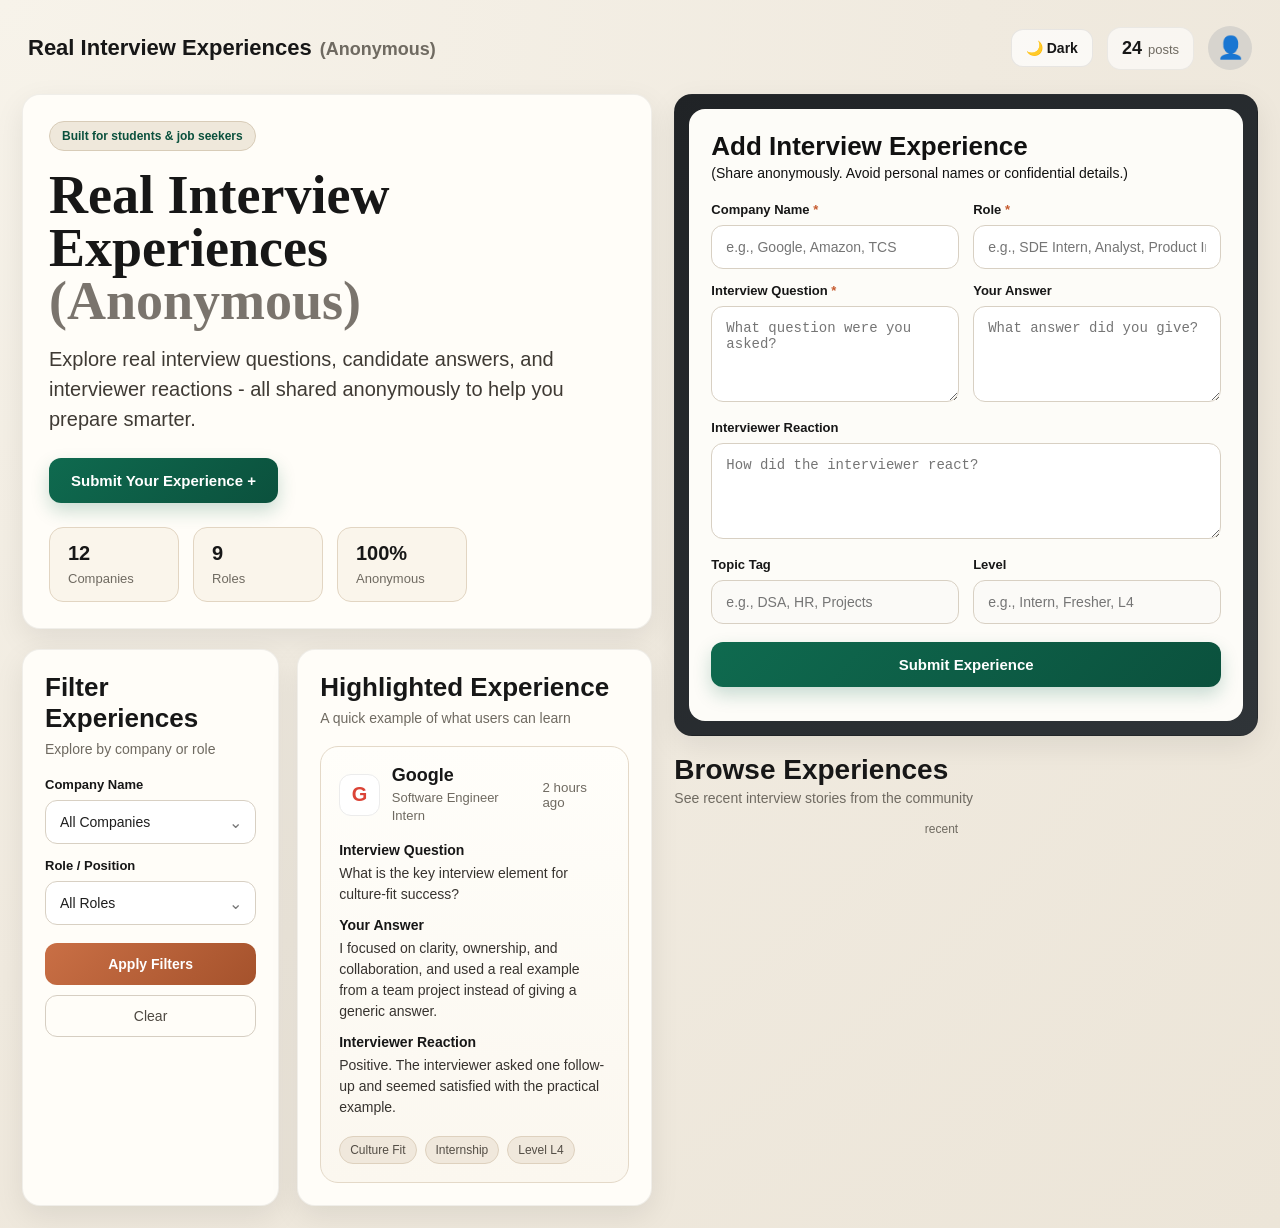
<file: frontend/index.html>
<!DOCTYPE html>
<html lang="en">
<head>
  <meta charset="UTF-8" />
  <meta name="viewport" content="width=device-width, initial-scale=1.0" />
  <title>Real Interview Experiences</title>
  <link rel="stylesheet" href="style.css" />
</head>
<body>
  <div class="page-shell">
    <header class="topbar">
      <div class="brand">
        <span class="brand-main">Real Interview Experiences</span>
        <span class="brand-sub">(Anonymous)</span>
      </div>

      <div class="topbar-right">
  <button class="mode-toggle" id="modeToggle" type="button">🌙 Dark</button>

  <div class="top-stat">
    <span class="stat-number" id="totalPosts">24</span>
    <span class="stat-label">posts</span>
  </div>

  <div class="profile-icon">👤</div>
</div>
    </header>

    <main class="layout">
      <section class="left-panel">
        <div class="hero card soft-card">
          <div class="hero-badge">Built for students & job seekers</div>
<h1>
  Real Interview Experiences
  <span>(Anonymous)</span>
</h1>
<p class="hero-text">Explore real interview questions, candidate answers, and interviewer reactions - all shared anonymously to help you prepare smarter.</p>

<div class="hero-actions">
  <button class="primary-btn" id="scrollToFormBtn">Submit Your Experience +</button>
</div>

<div class="hero-stats">

            <div class="mini-stat">
              <strong>12</strong>
              <span>Companies</span>
            </div>
            <div class="mini-stat">
              <strong>9</strong>
              <span>Roles</span>
            </div>
            <div class="mini-stat">
              <strong>100%</strong>
              <span>Anonymous</span>
            </div>
          </div>
        </div>

        <div class="left-grid">
          <aside class="filters card">
            <div class="section-head">
              <h2>Filter Experiences</h2>
              <p>Explore by company or role</p>
            </div>

            <div class="form-group">
  <label for="companyFilter">Company Name</label>
  <div class="select-wrap">
    <select id="companyFilter">
      <option value="all">All Companies</option>
    </select>
  </div>
</div>

<div class="form-group">
  <label for="roleFilter">Role / Position</label>
  <div class="select-wrap">
    <select id="roleFilter">
      <option value="all">All Roles</option>
    </select>
  </div>
</div>

            <button class="filter-btn" id="applyFiltersBtn">Apply Filters</button>
            <button class="clear-btn" id="clearFiltersBtn">Clear</button>
          </aside>

          <div class="featured card">
            <div class="section-head">
              <h2>Highlighted Experience</h2>
              <p>A quick example of what users can learn</p>
            </div>

            <div class="featured-card">
              <div class="featured-top">
                <div class="company-box google">G</div>
                <div>
                  <h3>Google</h3>
                  <span>Software Engineer Intern</span>
                </div>
                <small>2 hours ago</small>
              </div>

              <div class="featured-body">
                <div class="content-block">
                  <h4>Interview Question</h4>
                  <p>
                    What is the key interview element for culture-fit success?
                  </p>
                </div>

                <div class="content-block">
                  <h4>Your Answer</h4>
                  <p>
                    I focused on clarity, ownership, and collaboration, and used
                    a real example from a team project instead of giving a generic answer.
                  </p>
                </div>

                <div class="content-block">
                  <h4>Interviewer Reaction</h4>
                  <p>
                    Positive. The interviewer asked one follow-up and seemed satisfied
                    with the practical example.
                  </p>
                </div>
              </div>

              <div class="featured-footer">
                <span class="tag">Culture Fit</span>
                <span class="tag">Internship</span>
                <span class="tag">Level L4</span>
              </div>
            </div>
          </div>
        </div>
      </section>

      <section class="right-panel">
        <div class="submit-card card dark-surface" id="submissionSection">
          <div class="submit-inner">
            <div class="section-head light">
              <h2>Add Interview Experience</h2>
              <p class="form-note">(Share anonymously. Avoid personal names or confidential details.)</p>
            </div>

            <form id="experienceForm">
              <div class="form-row">
                <div class="form-group">
                  <label for="companyName">Company Name <span class="required-star">*</span></label>
                  <input type="text" id="companyName" placeholder="e.g., Google, Amazon, TCS" required />
                </div>

                <div class="form-group">
                  <label for="roleName">Role <span class="required-star">*</span></label>
                  <input type="text" id="roleName" placeholder="e.g., SDE Intern, Analyst, Product Intern" required />
                </div>
              </div>

              <div class="form-row">
                <div class="form-group">
                  <label for="questionText">Interview Question <span class="required-star">*</span></label>
                  <textarea id="questionText" placeholder="What question were you asked?" required></textarea>
                </div>

                <div class="form-group">
                  <label for="answerText">Your Answer</label>
                  <textarea id="answerText" placeholder="What answer did you give?"></textarea>
                </div>
              </div>

              <div class="form-row single">
                <div class="form-group">
                  <label for="reactionText">Interviewer Reaction</label>
                  <textarea id="reactionText" placeholder="How did the interviewer react?"></textarea>
                </div>
              </div>

              <div class="form-row meta-row">
                <div class="form-group">
                  <label for="topicTag">Topic Tag</label>
                  <input type="text" id="topicTag" placeholder="e.g., DSA, HR, Projects" />
                </div>

                <div class="form-group">
                  <label for="levelTag">Level</label>
                  <input type="text" id="levelTag" placeholder="e.g., Intern, Fresher, L4" />
                </div>
              </div>

              <button type="submit" class="primary-btn submit-btn">Submit Experience</button>
              <p class="form-message" id="formMessage"></p>
            </form>
          </div>
        </div>

        <div class="feed-wrapper">
          <div class="feed-head">
            <div>
              <h2>Browse Experiences</h2>
              <p>See recent interview stories from the community</p>
            </div>
          </div>

          <div class="feed-grid" id="feedGrid">

  
      <div class="card-time">recent</div>
    </div>
  </div>
</div>

          <div class="empty-state hidden" id="emptyState">
            <h3>No experiences matched your filters</h3>
            <p>Try another company or role, or be the first to share one.</p>
          </div>
        </div>
      </section>
    </main>
  </div>

  <script src="script.js"></script>
</body>
</html>
</file>
<file: frontend/style.css>
* {
  margin: 0;
  padding: 0;
  box-sizing: border-box;
}

:root {
  --bg: #f5f0e5;
  --card: #fffdf8;
  --text: #171717;
  --muted: #6f6a61;
  --line: #ddd3c4;
  --green: #0f6a4f;
  --green-dark: #0b513d;
  --accent: #c96f45;
  --accent-dark: #a5522c;
  --dark: #222629;
  --dark-2: #2d3236;
  --shadow: 0 10px 30px rgba(0, 0, 0, 0.08);
  --radius: 18px;
}

body {
  font-family: Arial, Helvetica, sans-serif;
  background: radial-gradient(circle at top left, #f7f3ea 0%, #f0eadf 55%, #ece5d8 100%);
  color: var(--text);
  min-height: 100vh;
}

.page-shell {
  max-width: 1400px;
  margin: 0 auto;
  padding: 22px;
}

.topbar {
  display: flex;
  align-items: center;
  justify-content: space-between;
  margin-bottom: 20px;
  padding: 4px 6px;
}

.brand {
  display: flex;
  align-items: baseline;
  gap: 8px;
  flex-wrap: wrap;
}

.brand-main {
  font-size: 22px;
  font-weight: 700;
}

.brand-sub {
  font-size: 18px;
  color: var(--muted);
  font-weight: 600;
}

.topbar-right {
  display: flex;
  align-items: center;
  gap: 14px;
}

.top-stat {
  background: rgba(255, 255, 255, 0.6);
  border: 1px solid rgba(0, 0, 0, 0.06);
  padding: 10px 14px;
  border-radius: 14px;
  display: flex;
  gap: 6px;
  align-items: baseline;
}

.stat-number {
  font-size: 18px;
  font-weight: 700;
}

.stat-label {
  font-size: 13px;
  color: var(--muted);
}

.required-star {
  color: #c65a2e;
  font-weight: 700;
}

.profile-icon {
  width: 44px;
  height: 44px;
  border-radius: 50%;
  display: grid;
  place-items: center;
  background: #d7d4ce;
  font-size: 22px;
}

.layout {
  display: grid;
  grid-template-columns: 1.08fr 1fr;
  gap: 22px;
}

.card {
  background: var(--card);
  border: 1px solid rgba(0, 0, 0, 0.06);
  border-radius: var(--radius);
  box-shadow: var(--shadow);
}

.soft-card {
  padding: 26px;
}

.hero {
  margin-bottom: 20px;
}

.hero-badge {
  display: inline-block;
  background: #efe8db;
  color: var(--green-dark);
  border: 1px solid #d8ccb8;
  border-radius: 999px;
  padding: 7px 12px;
  font-size: 12px;
  font-weight: 700;
  margin-bottom: 18px;
}

.hero h1 {
  font-size: 54px;
  line-height: 0.98;
  font-family: Georgia, "Times New Roman", serif;
  margin-bottom: 16px;
  max-width: 700px;
}

.hero h1 span {
  color: #7a746d;
  display: block;
}

.hero p {
  color: #3f3a34;
  font-size: 20px;
  line-height: 1.5;
  max-width: 760px;
}

.hero-actions {
  margin-top: 24px;
  margin-bottom: 24px;
}

.primary-btn,
.filter-btn {
  border: none;
  cursor: pointer;
  transition: 0.2s ease;
}

.primary-btn {
  background: linear-gradient(135deg, var(--green), var(--green-dark));
  color: white;
  padding: 14px 22px;
  border-radius: 12px;
  font-size: 15px;
  font-weight: 700;
  box-shadow: 0 8px 18px rgba(15, 106, 79, 0.22);
}

.primary-btn:hover {
  transform: translateY(-1px);
}

.hero-stats {
  display: flex;
  gap: 14px;
  flex-wrap: wrap;
}

.mini-stat {
  background: #faf5eb;
  border: 1px solid #e2d5c2;
  padding: 14px 18px;
  border-radius: 14px;
  min-width: 130px;
}

.mini-stat strong {
  display: block;
  font-size: 20px;
  margin-bottom: 4px;
}

.mini-stat span {
  color: var(--muted);
  font-size: 13px;
}

.left-grid {
  display: grid;
  grid-template-columns: 0.42fr 0.58fr;
  gap: 18px;
}

.filters,
.featured {
  padding: 22px;
}

.section-head {
  margin-bottom: 18px;
}

.section-head h2 {
  font-size: 26px;
  margin-bottom: 6px;
}

.section-head p {
  color: var(--muted);
  font-size: 14px;
  line-height: 1.4;
}

.form-group {
  margin-bottom: 14px;
}

.form-group label {
  display: block;
  font-size: 13px;
  font-weight: 700;
  margin-bottom: 8px;
}

input,
textarea {
  width: 100%;
  border: 1px solid #d8d0c3;
  border-radius: 12px;
  padding: 13px 14px;
  font-size: 14px;
  background: #fff;
  color: #1e1e1e;
  outline: none;
  transition: border 0.2s ease, box-shadow 0.2s ease;
}

input:focus,
textarea:focus {
  border-color: #9ba9a3;
  box-shadow: 0 0 0 4px rgba(15, 106, 79, 0.08);
}

textarea {
  min-height: 96px;
  resize: vertical;
}

.input-wrap {
  position: relative;
}

.input-icon {
  position: absolute;
  top: 50%;
  left: 12px;
  transform: translateY(-50%);
  color: #999;
  font-size: 14px;
}

.input-wrap input {
  padding-left: 34px;
}

.filter-btn {
  width: 100%;
  background: linear-gradient(135deg, var(--accent), var(--accent-dark));
  color: white;
  padding: 13px;
  border-radius: 12px;
  font-size: 14px;
  font-weight: 700;
  margin-top: 4px;
  margin-bottom: 10px;
}

.clear-btn {
  width: 100%;
  background: transparent;
  border: 1px solid #d6cec2;
  color: #4e4942;
  padding: 12px;
  border-radius: 12px;
  font-size: 14px;
  cursor: pointer;
}

.featured-card {
  border: 1px solid #e4d9c8;
  border-radius: 18px;
  padding: 18px;
  background: linear-gradient(180deg, #fffefa 0%, #fbf7ef 100%);
}

.featured-top {
  display: flex;
  align-items: center;
  gap: 12px;
  margin-bottom: 18px;
}

.featured-top small {
  margin-left: auto;
  color: var(--muted);
}

.company-box {
  width: 42px;
  height: 42px;
  border-radius: 12px;
  display: grid;
  place-items: center;
  font-weight: 800;
  font-size: 20px;
}

.company-box.google {
  background: #fff;
  border: 1px solid #ececec;
  color: #db4437;
}

.featured-top h3 {
  font-size: 18px;
  margin-bottom: 2px;
}

.featured-top span {
  color: var(--muted);
  font-size: 13px;
}

.featured-body {
  display: flex;
  flex-direction: column;
  gap: 12px;
}

.content-block h4 {
  font-size: 14px;
  margin-bottom: 5px;
}

.content-block p {
  color: #37332f;
  font-size: 14px;
  line-height: 1.5;
}

.featured-footer {
  display: flex;
  gap: 8px;
  flex-wrap: wrap;
  margin-top: 18px;
}

.tag {
  background: #f0e8dc;
  border: 1px solid #ded1be;
  color: #534d45;
  font-size: 12px;
  padding: 6px 10px;
  border-radius: 999px;
}

.dark-surface {
  background: linear-gradient(135deg, #202326 0%, #2f3438 100%);
  padding: 14px;
}

.submit-inner {
  background: #fdfcf8;
  border-radius: 16px;
  padding: 22px;
}

.light h2,
.light p {
  color: #111;
}

.form-row {
  display: grid;
  grid-template-columns: 1fr 1fr;
  gap: 14px;
}

.form-row.single {
  grid-template-columns: 1fr;
}

.meta-row input {
  background: #fbfaf7;
}

.submit-btn {
  width: 100%;
  margin-top: 4px;
}

.form-message {
  margin-top: 12px;
  font-size: 14px;
  color: var(--green);
  font-weight: 600;
}

.feed-wrapper {
  margin-top: 18px;
}

.feed-head {
  margin-bottom: 16px;
}

.feed-head h2 {
  font-size: 28px;
  margin-bottom: 4px;
}

.feed-head p {
  color: var(--muted);
  font-size: 14px;
}

.feed-grid {
  display: grid;
  grid-template-columns: 1fr 1fr;
  gap: 16px;
}

.experience-card {
  background: #fffdf8;
  border: 1px solid rgba(0, 0, 0, 0.07);
  border-radius: 18px;
  box-shadow: var(--shadow);
  padding: 18px;
  display: flex;
  flex-direction: column;
  gap: 14px;
  min-height: 420px;
  justify-content: space-between;
}

.card-top {
  display: flex;
  gap: 12px;
  align-items: flex-start;
}

.company-logo {
  min-width: 74px;
  height: 36px;
  border-radius: 10px;
  display: grid;
  place-items: center;
  font-weight: 700;
  font-size: 13px;
  flex-shrink: 0;
  padding: 0 12px;
  background: #f5efe4;
  color: #3f3a34;
  border: 1px solid #e3d7c6;
}

.text-logo {
  background: #f5efe4;
  color: #3f3a34;
}
.card-title h3 {
  font-size: 18px;
  margin-bottom: 2px;
}

.card-title span {
  color: var(--muted);
  font-size: 13px;
}

.card-time {
  margin-left: auto;
  color: var(--muted);
  font-size: 12px;
  white-space: nowrap;
}

.card-section h4 {
  font-size: 13px;
  margin-bottom: 4px;
}

.card-section p {
  font-size: 15px;
  line-height: 1.55;
  color: #37322d;
}

.card-meta {
  display: flex;
  gap: 8px;
  flex-wrap: wrap;
  margin-top: auto;
}

.card-footer {
  display: flex;
  justify-content: space-between;
  align-items: center;
  color: var(--muted);
  font-size: 12px;
  border-top: 1px solid #ece3d5;
  padding-top: 12px;
}

.footer-user {
  display: flex;
  align-items: center;
  gap: 8px;
}

.user-dot {
  width: 26px;
  height: 26px;
  border-radius: 50%;
  background: #d4cec5;
  display: grid;
  place-items: center;
  font-size: 12px;
}

.empty-state {
  background: #fffaf0;
  border: 1px dashed #d5c7b3;
  border-radius: 18px;
  padding: 30px;
  text-align: center;
  margin-top: 10px;
}

.empty-state h3 {
  margin-bottom: 8px;
}

.empty-state p {
  color: var(--muted);
}

.hidden {
  display: none;
}

@media (max-width: 1200px) {
  .layout {
    grid-template-columns: 1fr;
  }

  .left-grid {
    grid-template-columns: 1fr;
  }

  .hero h1 {
    font-size: 46px;
  }
}

@media (max-width: 800px) {
  .page-shell {
    padding: 16px;
  }

  .topbar {
    gap: 12px;
    align-items: flex-start;
    flex-direction: column;
  }

  .hero h1 {
    font-size: 38px;
  }

  .hero p {
    font-size: 17px;
  }

  .form-row,
  .feed-grid {
    grid-template-columns: 1fr;
  }

  .brand-main {
    font-size: 18px;
  }

  .brand-sub {
    font-size: 15px;
  }
}

.experience-card:hover,
.featured-card:hover {
  transform: translateY(-4px);
  transition: 0.2s ease;
}

.form-note {
  font-size: 14px;
  color: #6f6a63;
  margin-top: -4px;
  margin-bottom: 18px;
}

.hero-text {
  font-size: 18px;
  line-height: 1.6;
  color: #4b453f;
  margin: 14px 0 0;
}

select {
  width: 100%;
  border: 1px solid #d8d0c3;
  border-radius: 12px;
  padding: 13px 14px;
  font-size: 14px;
  background: #fff;
  color: #1e1e1e;
  outline: none;
  transition: border 0.2s ease, box-shadow 0.2s ease;
  appearance: none;
  cursor: pointer;
}

select:focus {
  border-color: #9ba9a3;
  box-shadow: 0 0 0 4px rgba(15, 106, 79, 0.08);
}

.select-wrap {
  position: relative;
}

.select-wrap::after {
  content: "⌄";
  position: absolute;
  right: 14px;
  top: 50%;
  transform: translateY(-50%);
  color: #777;
  pointer-events: none;
  font-size: 16px;
}

.mode-toggle {
  border: 1px solid rgba(0, 0, 0, 0.08);
  background: rgba(255, 255, 255, 0.7);
  color: #171717;
  padding: 10px 14px;
  border-radius: 12px;
  font-size: 14px;
  font-weight: 700;
  cursor: pointer;
  transition: 0.2s ease;
}

.mode-toggle:hover {
  transform: translateY(-1px);
}

#submissionSection {
  scroll-margin-top: 24px;
}

body.dark-mode {
  background: radial-gradient(circle at top left, #1d2125 0%, #181b1f 55%, #131619 100%);
  color: #f4f0e8;
}

body.dark-mode .card,
body.dark-mode .submit-inner,
body.dark-mode .experience-card,
body.dark-mode .featured-card,
body.dark-mode .filters,
body.dark-mode .featured,
body.dark-mode .top-stat,
body.dark-mode .mini-stat {
  background: #23282d;
  color: #f4f0e8;
  border-color: rgba(255, 255, 255, 0.08);
}

body.dark-mode .section-head p,
body.dark-mode .card-title span,
body.dark-mode .card-time,
body.dark-mode .card-footer,
body.dark-mode .hero-text,
body.dark-mode .brand-sub,
body.dark-mode .stat-label,
body.dark-mode .mini-stat span,
body.dark-mode .content-block p,
body.dark-mode .card-section p,
body.dark-mode .form-note {
  color: #cfc7bc;
}

body.dark-mode .light h2,
body.dark-mode .light p,
body.dark-mode .section-head h2,
body.dark-mode .brand-main,
body.dark-mode .stat-number,
body.dark-mode .card-title h3,
body.dark-mode .card-section h4,
body.dark-mode .content-block h4,
body.dark-mode .featured-top h3,
body.dark-mode .hero h1 {
  color: #f7f3ec;
}

body.dark-mode input,
body.dark-mode textarea,
body.dark-mode select {
  background: #171b1f;
  color: #f5f1ea;
  border-color: #3a4249;
}

body.dark-mode input::placeholder,
body.dark-mode textarea::placeholder {
  color: #9f988e;
}

body.dark-mode .tag,
body.dark-mode .company-logo,
body.dark-mode .hero-badge {
  background: #2c3238;
  color: #f3ede3;
  border-color: #41474e;
}

body.dark-mode .mode-toggle {
  background: #2a3036;
  color: #f5f1ea;
  border-color: #3b4248;
}

body.dark-mode .profile-icon,
body.dark-mode .user-dot {
  background: #3b4248;
}

@media (max-width: 800px) {
  .page-shell {
    padding: 12px;
  }

  .layout {
    gap: 16px;
  }

  .soft-card,
  .filters,
  .featured,
  .submit-inner {
    padding: 18px;
  }

  .hero h1 {
    font-size: 34px;
    line-height: 1.05;
  }

  .hero-text {
    font-size: 16px;
    line-height: 1.5;
  }

  .section-head h2,
  .light h2 {
    font-size: 20px;
    line-height: 1.2;
  }

  .form-note {
    font-size: 13px;
    margin-bottom: 14px;
  }

  .topbar-right {
    width: 100%;
    justify-content: space-between;
  }

  .hero-stats {
    gap: 10px;
  }

  .mini-stat {
    min-width: calc(33.33% - 7px);
    padding: 12px;
  }

  input,
  textarea,
  select {
    font-size: 16px;
  }

  textarea {
    min-height: 110px;
  }

  .submit-card {
    padding: 10px;
  }

  .feed-wrapper {
    margin-top: 14px;
  }

  .feed-head h2 {
    font-size: 24px;
  }
}
</file>
